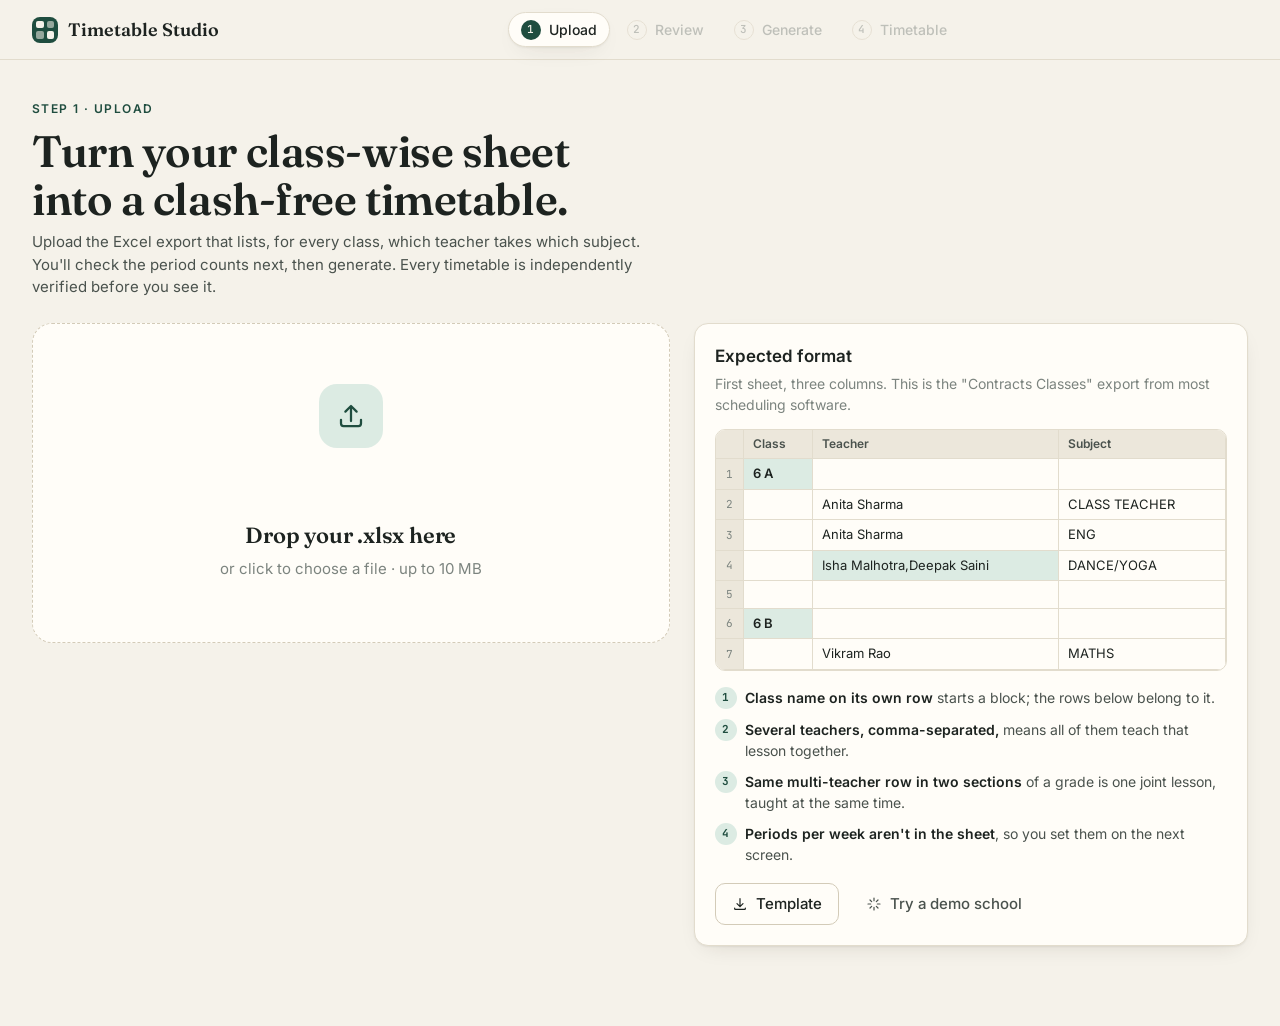
<file: frontend/index.html>
<!doctype html>
<html lang="en">
<head>
  <meta charset="utf-8">
  <meta name="viewport" content="width=device-width, initial-scale=1">
  <title>Timetable Studio</title>
  <meta name="description" content="Upload your school's class-wise sheet and get a clash-free, verified timetable.">
  <link rel="icon" href="data:image/svg+xml,%3Csvg xmlns='http://www.w3.org/2000/svg' viewBox='0 0 32 32'%3E%3Crect width='32' height='32' rx='8' fill='%231f4d3f'/%3E%3Cg fill='%23f3efe6'%3E%3Crect x='7' y='7' width='8' height='8' rx='2'/%3E%3Crect x='17' y='7' width='8' height='8' rx='2' opacity='.55'/%3E%3Crect x='7' y='17' width='8' height='8' rx='2' opacity='.55'/%3E%3Crect x='17' y='17' width='8' height='8' rx='2'/%3E%3C/g%3E%3C/svg%3E">
  <link rel="preconnect" href="https://fonts.googleapis.com">
  <link rel="preconnect" href="https://fonts.gstatic.com" crossorigin>
  <link href="https://fonts.googleapis.com/css2?family=Fraunces:opsz,wght@9..144,500;9..144,600&family=Inter:wght@400;500;600&family=JetBrains+Mono:wght@500&display=swap" rel="stylesheet">
  <link rel="stylesheet" href="app.css">
</head>
<body>
  <header class="topbar no-print">
    <a class="brand" href="#/" aria-label="Timetable Studio home">
      <span class="brand-mark" aria-hidden="true"><i></i><i></i><i></i><i></i></span>
      <span class="brand-name">Timetable Studio</span>
    </a>
    <nav class="stepper" id="stepper" aria-label="Steps"></nav>
    <div class="ws-chip" id="ws-chip" hidden></div>
  </header>

  <main id="view" class="view" tabindex="-1"></main>

  <div id="toast" class="toast no-print" role="status" aria-live="polite"></div>
  <div id="print-area" class="print-area"></div>

  <script type="module" src="app.js"></script>
</body>
</html>
</file>
<file: frontend/app.css>
:root {
  --paper: #f5f2ea;
  --paper-2: #ece7db;
  --card: #fffdf8;
  --ink: #1d2320;
  --ink-2: #4a524d;
  --ink-3: #7c847f;
  --line: #e2dccd;
  --line-2: #d3cbb8;
  --accent: #1f4d3f;
  --accent-2: #2f6b58;
  --accent-soft: #dcebe3;
  --warn: #9a5b00;
  --warn-soft: #fbefd9;
  --bad: #a3322a;
  --bad-soft: #f8e1dd;
  --good: #23704f;
  --good-soft: #dff1e7;
  --shadow: 0 1px 2px rgba(40, 30, 10, .06), 0 8px 24px -12px rgba(40, 30, 10, .18);
  --radius: 14px;
  --serif: "Fraunces", Georgia, serif;
  --sans: "Inter", system-ui, -apple-system, Segoe UI, sans-serif;
  --mono: "JetBrains Mono", ui-monospace, Menlo, monospace;
  --hatch: repeating-linear-gradient(135deg, transparent 0 6px, rgba(0,0,0,.035) 6px 7px);
  color-scheme: light;
}

@media (prefers-color-scheme: dark) {
  :root:not([data-theme="light"]) {
    --paper: #131715; --paper-2: #1a1f1c; --card: #1b201d; --ink: #ece9e1; --ink-2: #b9bdb6;
    --ink-3: #868c86; --line: #2a302c; --line-2: #39403b; --accent: #7cc4a6; --accent-2: #9bd6bd;
    --accent-soft: #1f3a30; --warn: #e7b263; --warn-soft: #3a2d17; --bad: #f08c80; --bad-soft: #3c2220;
    --good: #82d1a9; --good-soft: #1d3529; --shadow: 0 1px 2px rgba(0,0,0,.4), 0 8px 24px -12px rgba(0,0,0,.6);
    --hatch: repeating-linear-gradient(135deg, transparent 0 6px, rgba(255,255,255,.04) 6px 7px);
    color-scheme: dark;
  }
}
:root[data-theme="dark"] {
  --paper: #131715; --paper-2: #1a1f1c; --card: #1b201d; --ink: #ece9e1; --ink-2: #b9bdb6;
  --ink-3: #868c86; --line: #2a302c; --line-2: #39403b; --accent: #7cc4a6; --accent-2: #9bd6bd;
  --accent-soft: #1f3a30; --warn: #e7b263; --warn-soft: #3a2d17; --bad: #f08c80; --bad-soft: #3c2220;
  --good: #82d1a9; --good-soft: #1d3529; --shadow: 0 1px 2px rgba(0,0,0,.4), 0 8px 24px -12px rgba(0,0,0,.6);
  --hatch: repeating-linear-gradient(135deg, transparent 0 6px, rgba(255,255,255,.04) 6px 7px);
  color-scheme: dark;
}

* { box-sizing: border-box; }
html, body { margin: 0; }
body {
  background: var(--paper);
  color: var(--ink);
  font: 15px/1.5 var(--sans);
  -webkit-font-smoothing: antialiased;
  min-height: 100vh;
}
button, input, select { font: inherit; color: inherit; }
a { color: var(--accent); }
h1, h2, h3 { font-family: var(--serif); font-weight: 600; letter-spacing: -.01em; margin: 0; }
h1 { font-size: clamp(28px, 4vw, 44px); line-height: 1.08; }
h2 { font-size: 24px; }
h3 { font-size: 17px; font-family: var(--sans); letter-spacing: 0; }
.muted { color: var(--ink-3); }
.mono { font-family: var(--mono); font-variant-numeric: tabular-nums; }
.hidden { display: none !important; }

/* ---------- top bar ---------- */
.topbar {
  position: sticky; top: 0; z-index: 20;
  display: flex; align-items: center; gap: 24px;
  padding: 12px clamp(16px, 3vw, 32px);
  background: color-mix(in srgb, var(--paper) 88%, transparent);
  backdrop-filter: blur(10px);
  border-bottom: 1px solid var(--line);
}
.brand { display: flex; align-items: center; gap: 10px; text-decoration: none; color: var(--ink); flex-shrink: 0; }
.brand-mark { display: grid; grid-template-columns: 1fr 1fr; gap: 3px; width: 26px; height: 26px; padding: 4px; border-radius: 8px; background: var(--accent); }
.brand-mark i { background: var(--paper); border-radius: 2px; }
.brand-mark i:nth-child(2), .brand-mark i:nth-child(3) { opacity: .55; }
.brand-name { font-family: var(--serif); font-weight: 600; font-size: 18px; }
.stepper { display: flex; gap: 4px; margin: 0 auto; }
.step {
  display: flex; align-items: center; gap: 8px;
  padding: 6px 12px; border-radius: 999px;
  color: var(--ink-3); text-decoration: none; font-size: 14px; font-weight: 500;
  border: 1px solid transparent; white-space: nowrap;
}
.step .num { display: inline-grid; place-items: center; width: 20px; height: 20px; border-radius: 50%; border: 1px solid var(--line-2); font-size: 11px; font-family: var(--mono); }
.step.done .num { background: var(--accent-soft); border-color: transparent; color: var(--accent); }
.step.active { color: var(--ink); background: var(--card); border-color: var(--line); box-shadow: var(--shadow); }
.step.active .num { background: var(--accent); color: var(--paper); border-color: transparent; }
.step.disabled { pointer-events: none; opacity: .45; }
.ws-chip { display: flex; align-items: center; gap: 8px; font-size: 13px; color: var(--ink-2); flex-shrink: 0; max-width: 240px; }
.ws-chip strong { overflow: hidden; text-overflow: ellipsis; white-space: nowrap; color: var(--ink); }

.view { max-width: 1280px; margin: 0 auto; padding: clamp(20px, 4vw, 40px) clamp(16px, 3vw, 32px) 80px; outline: none; }
.page-head { display: flex; align-items: flex-end; justify-content: space-between; gap: 16px; flex-wrap: wrap; margin-bottom: 24px; }
.page-head p { margin: 8px 0 0; color: var(--ink-2); max-width: 640px; }
.eyebrow { font-size: 12px; text-transform: uppercase; letter-spacing: .12em; color: var(--accent); font-weight: 600; margin-bottom: 10px; }

/* ---------- primitives ---------- */
.card { background: var(--card); border: 1px solid var(--line); border-radius: var(--radius); box-shadow: var(--shadow); }
.pad { padding: 20px; }
.btn {
  display: inline-flex; align-items: center; justify-content: center; gap: 8px;
  padding: 9px 16px; border-radius: 10px; border: 1px solid var(--line-2);
  background: var(--card); cursor: pointer; font-weight: 500; text-decoration: none; color: var(--ink);
  transition: transform .08s ease, background .15s ease, border-color .15s ease;
}
.btn:hover { border-color: var(--ink-3); }
.btn:active { transform: translateY(1px); }
.btn.primary { background: var(--accent); border-color: var(--accent); color: var(--paper); }
.btn.primary:hover { background: var(--accent-2); border-color: var(--accent-2); }
.btn.ghost { background: transparent; border-color: transparent; color: var(--ink-2); }
.btn.ghost:hover { background: var(--paper-2); }
.btn.danger { color: var(--bad); }
.btn.big { padding: 13px 22px; font-size: 16px; border-radius: 12px; }
.btn:disabled { opacity: .45; cursor: not-allowed; transform: none; }
.btn svg { width: 16px; height: 16px; }
.row { display: flex; gap: 10px; align-items: center; flex-wrap: wrap; }
.spacer { flex: 1; }

.badge { display: inline-flex; align-items: center; gap: 4px; font-size: 12px; padding: 2px 8px; border-radius: 999px; background: var(--paper-2); color: var(--ink-2); font-weight: 500; white-space: nowrap; }
.badge.good { background: var(--good-soft); color: var(--good); }
.badge.warn { background: var(--warn-soft); color: var(--warn); }
.badge.bad { background: var(--bad-soft); color: var(--bad); }
.badge.accent { background: var(--accent-soft); color: var(--accent); }

.alert { display: flex; gap: 12px; padding: 14px 16px; border-radius: 12px; border: 1px solid; margin-bottom: 12px; }
.alert.bad { background: var(--bad-soft); border-color: color-mix(in srgb, var(--bad) 30%, transparent); }
.alert.warn { background: var(--warn-soft); border-color: color-mix(in srgb, var(--warn) 30%, transparent); }
.alert.good { background: var(--good-soft); border-color: color-mix(in srgb, var(--good) 30%, transparent); }
.alert ul { margin: 6px 0 0; padding-left: 18px; }
.alert li { margin: 3px 0; }
.alert .icon { font-size: 18px; line-height: 1.3; }
details.alert summary { cursor: pointer; font-weight: 600; }

.tabs { display: flex; gap: 4px; border-bottom: 1px solid var(--line); margin: 28px 0 20px; overflow-x: auto; }
.tab { padding: 10px 14px; border: 0; background: none; cursor: pointer; color: var(--ink-3); font-weight: 500; border-bottom: 2px solid transparent; margin-bottom: -1px; white-space: nowrap; }
.tab:hover { color: var(--ink); }
.tab.active { color: var(--ink); border-bottom-color: var(--accent); }
.tab .badge { margin-left: 6px; }

.seg { display: inline-flex; padding: 3px; border-radius: 10px; background: var(--paper-2); border: 1px solid var(--line); }
.seg button { border: 0; background: none; padding: 6px 14px; border-radius: 8px; cursor: pointer; font-weight: 500; color: var(--ink-2); }
.seg button.active { background: var(--card); color: var(--ink); box-shadow: var(--shadow); }

.input, select.input {
  padding: 9px 12px; border: 1px solid var(--line-2); border-radius: 10px; background: var(--card); min-width: 0;
}
.input:focus, .btn:focus-visible, .tab:focus-visible, .seg button:focus-visible { outline: 2px solid var(--accent); outline-offset: 2px; }
label.field { display: grid; gap: 6px; font-size: 13px; color: var(--ink-2); font-weight: 500; }
.switch { display: flex; align-items: center; gap: 10px; cursor: pointer; font-size: 14px; }
.switch input { width: 36px; height: 20px; appearance: none; background: var(--line-2); border-radius: 999px; position: relative; cursor: pointer; transition: background .15s; flex-shrink: 0; }
.switch input::after { content: ""; position: absolute; top: 2px; left: 2px; width: 16px; height: 16px; background: var(--card); border-radius: 50%; transition: transform .15s; box-shadow: 0 1px 2px rgba(0,0,0,.2); }
.switch input:checked { background: var(--accent); }
.switch input:checked::after { transform: translateX(16px); }

.stepper-input { display: inline-flex; align-items: center; border: 1px solid var(--line-2); border-radius: 10px; overflow: hidden; background: var(--card); }
.stepper-input button { border: 0; background: none; width: 30px; height: 32px; cursor: pointer; color: var(--ink-2); font-size: 16px; }
.stepper-input button:hover { background: var(--paper-2); }
.stepper-input input { width: 42px; text-align: center; border: 0; background: none; font-family: var(--mono); font-size: 14px; height: 32px; -moz-appearance: textfield; }
.stepper-input input::-webkit-inner-spin-button { -webkit-appearance: none; }
.stepper-input.changed { border-color: var(--accent); box-shadow: 0 0 0 3px var(--accent-soft); }
.stepper-input.missing { border-color: var(--warn); box-shadow: 0 0 0 3px var(--warn-soft); }

/* ---------- upload ---------- */
.upload-grid { display: grid; grid-template-columns: minmax(0, 1.15fr) minmax(0, 1fr); gap: 24px; align-items: start; }
.dropzone {
  position: relative; display: grid; place-items: center; text-align: center; gap: 14px;
  min-height: 320px; padding: 32px; border-radius: 20px; cursor: pointer;
  border: 1.5px dashed var(--line-2); background: var(--card);
  transition: border-color .15s, background .15s, transform .15s;
}
.dropzone:hover, .dropzone.drag { border-color: var(--accent); background: color-mix(in srgb, var(--accent-soft) 45%, var(--card)); }
.dropzone.drag { transform: scale(1.01); }
.dropzone .glyph { width: 64px; height: 64px; border-radius: 18px; background: var(--accent-soft); color: var(--accent); display: grid; place-items: center; }
.dropzone .glyph svg { width: 30px; height: 30px; }
.dropzone h2 { font-size: 22px; }
.dropzone input { position: absolute; inset: 0; opacity: 0; cursor: pointer; }
.dropzone.busy { pointer-events: none; }
.progress-bar { width: min(280px, 80%); height: 4px; border-radius: 4px; background: var(--paper-2); overflow: hidden; }
.progress-bar i { display: block; height: 100%; width: 40%; background: var(--accent); border-radius: 4px; animation: slide 1.1s ease-in-out infinite; }
@keyframes slide { 0% { transform: translateX(-100%); } 100% { transform: translateX(250%); } }

.sheet { border: 1px solid var(--line); border-radius: 10px; overflow: hidden; font-size: 13px; background: var(--card); }
.sheet table { width: 100%; border-collapse: collapse; }
.sheet th, .sheet td { border-bottom: 1px solid var(--line); border-right: 1px solid var(--line); padding: 5px 9px; text-align: left; white-space: nowrap; }
.sheet th { background: var(--paper-2); font-weight: 600; font-size: 12px; color: var(--ink-2); }
.sheet td.rowhead, .sheet th.rowhead { width: 28px; text-align: center; color: var(--ink-3); background: var(--paper-2); font-family: var(--mono); font-size: 11px; }
.sheet td.cls { font-weight: 600; }
.sheet .hl { background: var(--accent-soft); }
.rules-list { margin: 16px 0 0; padding: 0; list-style: none; display: grid; gap: 10px; }
.rules-list li { display: grid; grid-template-columns: 22px 1fr; gap: 8px; font-size: 14px; color: var(--ink-2); }
.rules-list li b { color: var(--ink); font-weight: 600; }
.rules-list .dot { width: 22px; height: 22px; border-radius: 50%; background: var(--accent-soft); color: var(--accent); display: grid; place-items: center; font-size: 11px; font-weight: 700; font-family: var(--mono); }
.recent { margin-top: 32px; }
.recent-list { display: grid; grid-template-columns: repeat(auto-fill, minmax(260px, 1fr)); gap: 12px; margin-top: 12px; }
.recent-item { display: flex; align-items: center; gap: 12px; padding: 14px 16px; text-decoration: none; color: var(--ink); }
.recent-item:hover { border-color: var(--ink-3); }
.recent-item .sw { width: 36px; height: 36px; border-radius: 10px; background: var(--accent-soft); color: var(--accent); display: grid; place-items: center; font-family: var(--serif); font-weight: 600; }

/* ---------- review ---------- */
.stats { display: grid; grid-template-columns: repeat(auto-fit, minmax(150px, 1fr)); gap: 12px; }
.stat { padding: 16px 18px; }
.stat .label { font-size: 12px; color: var(--ink-3); text-transform: uppercase; letter-spacing: .08em; font-weight: 600; }
.stat .value { font-family: var(--serif); font-size: 32px; font-weight: 600; line-height: 1.1; margin-top: 6px; }
.stat .sub { font-size: 13px; color: var(--ink-3); margin-top: 2px; }

.band-pills { display: flex; gap: 6px; flex-wrap: wrap; margin-bottom: 16px; }
.pill { border: 1px solid var(--line-2); background: var(--card); padding: 6px 12px; border-radius: 999px; cursor: pointer; font-size: 14px; font-weight: 500; }
.pill.active { background: var(--ink); color: var(--paper); border-color: var(--ink); }
.pill .badge { margin-left: 4px; }

.qtable { width: 100%; border-collapse: collapse; }
.qtable th { text-align: left; font-size: 12px; color: var(--ink-3); font-weight: 600; text-transform: uppercase; letter-spacing: .06em; padding: 10px 12px; border-bottom: 1px solid var(--line); }
.qtable td { padding: 10px 12px; border-bottom: 1px solid var(--line); vertical-align: middle; }
.qtable tr:last-child td { border-bottom: 0; }
.qtable .subj { font-weight: 600; }
.qtable .classes { color: var(--ink-3); font-size: 13px; }
.subj-dot { display: inline-block; width: 10px; height: 10px; border-radius: 3px; margin-right: 8px; vertical-align: -1px; }

.class-grid { display: grid; grid-template-columns: repeat(auto-fill, minmax(200px, 1fr)); gap: 12px; }
.class-card { padding: 14px 16px; }
.class-card .top { display: flex; justify-content: space-between; align-items: baseline; }
.class-card .name { font-family: var(--serif); font-size: 20px; font-weight: 600; }
.fill { height: 6px; border-radius: 6px; background: var(--paper-2); overflow: hidden; margin: 10px 0 6px; display: flex; }
.fill i { display: block; height: 100%; background: var(--accent); }
.fill i.ct { background: color-mix(in srgb, var(--accent) 40%, var(--paper-2)); }
.fill.over i { background: var(--bad); }
.fill.under i { background: var(--warn); }

.list-table { width: 100%; border-collapse: collapse; }
.list-table th { text-align: left; font-size: 12px; color: var(--ink-3); text-transform: uppercase; letter-spacing: .06em; padding: 10px 14px; border-bottom: 1px solid var(--line); font-weight: 600; position: sticky; top: 0; background: var(--card); }
.list-table td { padding: 10px 14px; border-bottom: 1px solid var(--line); vertical-align: top; }
.load { display: flex; align-items: center; gap: 10px; min-width: 160px; }
.load .bar { flex: 1; height: 6px; background: var(--paper-2); border-radius: 6px; overflow: hidden; }
.load .bar i { display: block; height: 100%; background: var(--accent); }
.load .bar i.hot { background: var(--warn); }
.load .bar i.over { background: var(--bad); }
.chips { display: flex; gap: 4px; flex-wrap: wrap; }

.settings-grid { display: grid; grid-template-columns: repeat(auto-fit, minmax(260px, 1fr)); gap: 16px; }
.settings-grid .card h3 { margin-bottom: 14px; }
.settings-grid .stack { display: grid; gap: 14px; }
.days { display: flex; gap: 6px; flex-wrap: wrap; }
.day-toggle { border: 1px solid var(--line-2); border-radius: 8px; padding: 6px 10px; cursor: pointer; background: var(--card); font-size: 13px; font-weight: 500; }
.day-toggle.on { background: var(--accent); border-color: var(--accent); color: var(--paper); }

.savebar {
  position: sticky; bottom: 16px; z-index: 10; margin-top: 20px;
  display: flex; align-items: center; gap: 12px; padding: 12px 16px;
  background: var(--ink); color: var(--paper); border-radius: 14px; box-shadow: var(--shadow);
  animation: rise .2s ease;
}
.savebar .btn { border-color: transparent; }
.savebar .btn.ghost { color: var(--paper); }
.savebar .btn.ghost:hover { background: rgba(255,255,255,.1); }
@keyframes rise { from { transform: translateY(12px); opacity: 0; } }

.next-cta { display: flex; justify-content: flex-end; margin-top: 28px; gap: 12px; align-items: center; }

/* ---------- generate ---------- */
.gen-grid { display: grid; grid-template-columns: minmax(0, 1fr) minmax(0, 1.4fr); gap: 24px; align-items: start; }
.budget { display: grid; gap: 10px; margin: 20px 0 24px; }
.budget input[type=range] { width: 100%; accent-color: var(--accent); }
.budget .ticks { display: flex; justify-content: space-between; font-size: 12px; color: var(--ink-3); }
.phases { list-style: none; padding: 0; margin: 0; display: grid; gap: 4px; }
.phases li { display: flex; align-items: center; gap: 12px; padding: 10px 12px; border-radius: 10px; color: var(--ink-3); }
.phases li .ic { width: 22px; height: 22px; border-radius: 50%; border: 1.5px solid var(--line-2); display: grid; place-items: center; font-size: 12px; flex-shrink: 0; }
.phases li.now { color: var(--ink); background: var(--paper-2); }
.phases li.now .ic { border-color: var(--accent); border-top-color: transparent; animation: spin .8s linear infinite; }
.phases li.ok { color: var(--ink); }
.phases li.ok .ic { background: var(--accent); border-color: var(--accent); color: var(--paper); }
.phases li.fail .ic { background: var(--bad); border-color: var(--bad); color: var(--paper); }
@keyframes spin { to { transform: rotate(360deg); } }
.chart-card { padding: 20px; }
.chart { width: 100%; height: 260px; display: block; }
.chart .grid line { stroke: var(--line); }
.chart .axis text { fill: var(--ink-3); font-size: 11px; font-family: var(--mono); }
.chart .line { fill: none; stroke: var(--accent); stroke-width: 2.25; stroke-linejoin: round; }
.chart .area { fill: var(--accent-soft); opacity: .7; }
.chart .dot { fill: var(--accent); }
.chart .floor { stroke: var(--ink-3); stroke-dasharray: 4 4; }
.live-stats { display: grid; grid-template-columns: repeat(3, 1fr); gap: 12px; margin-top: 16px; }
.live-stats > div { padding: 12px 14px; border-radius: 10px; background: var(--paper-2); }
.live-stats .k { font-size: 12px; color: var(--ink-3); }
.live-stats .v { font-family: var(--mono); font-size: 18px; margin-top: 2px; }
.ring { width: 120px; height: 120px; }
.ring circle { fill: none; stroke-width: 8; }
.ring .bg { stroke: var(--paper-2); }
.ring .fg { stroke: var(--accent); stroke-linecap: round; transition: stroke-dashoffset .5s linear; transform: rotate(-90deg); transform-origin: center; }
.ring text { font-family: var(--mono); font-size: 20px; fill: var(--ink); text-anchor: middle; dominant-baseline: central; }
.quality { display: grid; grid-template-columns: repeat(auto-fit, minmax(170px, 1fr)); gap: 10px; margin-top: 16px; }
.quality > div { padding: 12px 14px; border-radius: 10px; border: 1px solid var(--line); }
.quality .k { font-size: 12px; color: var(--ink-3); }
.quality .v { font-family: var(--serif); font-size: 24px; font-weight: 600; }
.checks { list-style: none; padding: 0; margin: 12px 0 0; display: grid; gap: 6px; }
.checks li { display: flex; gap: 8px; font-size: 14px; }
.checks li::before { content: "✓"; color: var(--good); font-weight: 700; }

/* ---------- timetable ---------- */
.tt-layout { display: grid; grid-template-columns: 250px minmax(0, 1fr); gap: 20px; align-items: start; }
.sidebar { position: sticky; top: 76px; max-height: calc(100vh - 96px); display: flex; flex-direction: column; overflow: hidden; }
.sidebar .head { padding: 12px; border-bottom: 1px solid var(--line); display: grid; gap: 10px; }
.sidebar .seg { width: 100%; }
.sidebar .seg button { flex: 1; }
.entity-list { overflow-y: auto; padding: 6px; }
.entity-list .group { font-size: 11px; text-transform: uppercase; letter-spacing: .1em; color: var(--ink-3); padding: 10px 10px 4px; font-weight: 600; }
.entity { display: flex; justify-content: space-between; align-items: center; gap: 8px; width: 100%; text-align: left; padding: 7px 10px; border: 0; background: none; border-radius: 8px; cursor: pointer; font-size: 14px; }
.entity:hover { background: var(--paper-2); }
.entity.active { background: var(--accent); color: var(--paper); }
.entity.active .muted { color: color-mix(in srgb, var(--paper) 75%, transparent); }
.entity .muted { font-size: 12px; font-family: var(--mono); }

.tt-head { display: flex; align-items: flex-end; justify-content: space-between; gap: 16px; flex-wrap: wrap; margin-bottom: 16px; }
.tt-head h2 { font-size: 30px; }
.tt-head .sub { color: var(--ink-3); margin-top: 4px; font-size: 14px; }
.grid-wrap { overflow-x: auto; padding: 14px; }
.tt-grid { display: grid; gap: 6px; min-width: 760px; }
.tt-grid .h { font-size: 12px; font-weight: 600; color: var(--ink-3); text-align: center; padding: 4px 0; font-family: var(--mono); }
.tt-grid .d { font-weight: 600; font-size: 13px; display: flex; align-items: center; color: var(--ink-2); padding-right: 6px; }
.cell {
  position: relative; min-height: 74px; border-radius: 10px; padding: 8px 9px 8px 11px;
  background: var(--c-bg, var(--paper-2)); border: 1px solid var(--c-line, transparent);
  font-size: 12px; line-height: 1.3; overflow: hidden; transition: transform .1s ease, box-shadow .15s ease, opacity .15s;
}
.cell::before { content: ""; position: absolute; left: 0; top: 0; bottom: 0; width: 3px; background: var(--c-fg, transparent); }
.cell .s { font-weight: 600; font-size: 12.5px; color: var(--c-fg, var(--ink)); letter-spacing: .01em; }
.cell .w { color: var(--ink-2); margin-top: 3px; display: -webkit-box; -webkit-line-clamp: 3; -webkit-box-orient: vertical; overflow: hidden; }
.cell .tags { position: absolute; right: 6px; top: 6px; display: flex; gap: 3px; }
.cell .tag { font-size: 9.5px; font-weight: 700; padding: 1px 5px; border-radius: 5px; background: var(--card); color: var(--ink-2); letter-spacing: .03em; }
.cell.free { background: var(--hatch), transparent; border: 1px dashed var(--line-2); color: var(--ink-3); display: grid; place-items: center; font-size: 12px; }
.cell:not(.free):hover { transform: translateY(-1px); box-shadow: var(--shadow); }
.tt-grid.focus .cell:not(.lit) { opacity: .28; }
.legend { display: flex; gap: 8px; flex-wrap: wrap; margin-top: 14px; }
.legend button { display: inline-flex; align-items: center; gap: 6px; font-size: 12.5px; padding: 4px 10px; border-radius: 999px; border: 1px solid var(--line); background: var(--card); cursor: pointer; }
.legend button.active { border-color: var(--ink); }
.legend .n { font-family: var(--mono); color: var(--ink-3); }

.heat { display: grid; gap: 3px; font-size: 12px; }
.heat .hc { height: 22px; border-radius: 4px; display: grid; place-items: center; font-family: var(--mono); font-size: 11px; }
.heat .hn { white-space: nowrap; overflow: hidden; text-overflow: ellipsis; padding-right: 8px; color: var(--ink-2); display: flex; align-items: center; }

.empty { text-align: center; padding: 64px 24px; color: var(--ink-3); }
.empty h2 { color: var(--ink); margin-bottom: 8px; }

.toast {
  position: fixed; left: 50%; bottom: 24px; transform: translate(-50%, 20px); opacity: 0; pointer-events: none;
  background: var(--ink); color: var(--paper); padding: 10px 16px; border-radius: 10px; font-size: 14px;
  box-shadow: var(--shadow); transition: all .2s ease; z-index: 50; max-width: calc(100vw - 32px);
}
.toast.show { opacity: 1; transform: translate(-50%, 0); }
.toast.bad { background: var(--bad); }

.fade-in { animation: fade .25s ease; }
@keyframes fade { from { opacity: 0; transform: translateY(4px); } }

.print-area { display: none; }

/* ---------- responsive ---------- */
@media (max-width: 960px) {
  .upload-grid, .gen-grid, .tt-layout { grid-template-columns: minmax(0, 1fr); }
  .sidebar { position: static; max-height: 360px; }
  .stepper .label { display: none; }
  .ws-chip { display: none; }
}
@media (max-width: 560px) {
  .topbar { gap: 10px; }
  .brand-name { display: none; }
  .live-stats { grid-template-columns: 1fr 1fr; }
  .stat .value { font-size: 26px; }
}

/* ---------- print ---------- */
@media print {
  @page { size: A4 landscape; margin: 10mm; }
  body { background: #fff; color: #000; font-size: 10pt; }
  .no-print, .topbar, .sidebar, .legend, .tt-toolbar, .toast { display: none !important; }
  .view { padding: 0; max-width: none; }
  .tt-layout { display: block; }
  .card { box-shadow: none; border: 0; }
  .grid-wrap { padding: 0; overflow: visible; }
  .tt-grid { min-width: 0; }
  .cell { border: 1px solid #999 !important; background: #fff !important; min-height: 56px; break-inside: avoid; }
  .cell::before { display: none; }
  .cell .s { color: #000 !important; }
  .cell.free { background: #fff !important; }
  body.printing-all .view { display: none; }
  body.printing-all .print-area { display: block; }
  .print-page { break-after: page; }
  .print-page h2 { font-size: 18pt; margin-bottom: 8px; }
}

/* polish: tags sit bottom-right so long subject names can wrap; compact sidebar toggle */
.cell .tags { top: auto; bottom: 5px; }
.cell .s { overflow-wrap: anywhere; }
.cell:has(.tag) { padding-bottom: 20px; }
.sidebar .seg button { padding: 6px 6px; font-size: 13px; }

/* ---------------------------------------------------------------- edits + assistant */
.btn.on { background: var(--accent-soft); border-color: var(--accent); color: var(--accent); }
.btn.icon-only { padding: 8px; width: 38px; height: 38px; justify-content: center; }
.tt-grid.swapping .cell { cursor: crosshair; }
.tt-grid.swapping .cell:hover { outline: 2px dashed var(--accent); outline-offset: 1px; }
.cell.picked { outline: 3px solid var(--accent) !important; outline-offset: 1px; }
.cell.moved-in { outline: 2px solid var(--accent); outline-offset: 1px; box-shadow: 0 0 0 5px var(--accent-soft); }
.cell.moved-in::after { content: "new"; position: absolute; left: 8px; bottom: 5px; font-size: 9.5px; font-weight: 700; color: var(--accent); letter-spacing: .04em; text-transform: uppercase; }
.cell.moved-out:not(.moved-in) { outline: 2px dashed var(--warn); outline-offset: 1px; }

.chat { position: fixed; top: 0; right: 0; bottom: 0; width: min(420px, 100vw); background: var(--card); border-left: 1px solid var(--line);
  box-shadow: -12px 0 40px -24px rgba(0,0,0,.35); display: flex; flex-direction: column; z-index: 40;
  transform: translateX(105%); transition: transform .22s ease; }
.chat.open { transform: none; }
@media (min-width: 1200px) { body.chat-open .view { margin-right: 420px; } body.chat-open .topbar { padding-right: 436px; } }
.chat-head { display: flex; align-items: flex-start; justify-content: space-between; gap: 10px; padding: 14px 16px; border-bottom: 1px solid var(--line); }
.chat-body { flex: 1; overflow-y: auto; padding: 14px 16px; display: flex; flex-direction: column; gap: 10px; }
.chat-intro { color: var(--ink-2); font-size: 14px; }
.chat-intro ul { padding-left: 18px; margin: 6px 0 10px; }
.chat-intro li { margin: 4px 0; }
.msg { max-width: 92%; padding: 9px 12px; border-radius: 12px; font-size: 14px; line-height: 1.45; overflow-wrap: anywhere; }
.msg.user { align-self: flex-end; background: var(--accent); color: var(--paper); border-bottom-right-radius: 4px; }
.msg.bot { align-self: flex-start; background: var(--paper-2); border-bottom-left-radius: 4px; }
.msg.err { align-self: flex-start; background: var(--bad-soft); color: var(--bad); }
.msg.err ul { margin: 6px 0 0; padding-left: 18px; font-size: 13px; }
.msg.card-msg { align-self: stretch; max-width: none; background: var(--card); border: 1px solid var(--line); box-shadow: var(--shadow); }
.msg.proposal.done { opacity: .7; box-shadow: none; }
.cm-head { font-weight: 600; display: flex; flex-wrap: wrap; gap: 6px; align-items: center; margin-bottom: 4px; }
.changes { list-style: none; padding: 0; margin: 8px 0; display: grid; gap: 4px; font-size: 13px; }
.changes li { display: flex; flex-wrap: wrap; gap: 6px; align-items: baseline; }
.link { background: none; border: 0; padding: 0; color: var(--accent); cursor: pointer; text-decoration: underline; text-underline-offset: 2px; font-weight: 500; }
table.cover { width: 100%; border-collapse: collapse; font-size: 13px; margin-top: 6px; }
table.cover td { padding: 6px 4px; border-top: 1px solid var(--line); vertical-align: top; }
.dots { display: inline-flex; gap: 3px; margin-right: 6px; }
.dots i { width: 6px; height: 6px; border-radius: 50%; background: var(--ink-3); animation: blink 1.2s infinite ease-in-out; }
.dots i:nth-child(2) { animation-delay: .15s; } .dots i:nth-child(3) { animation-delay: .3s; }
@keyframes blink { 0%, 80%, 100% { opacity: .25; } 40% { opacity: 1; } }
.chat-key { padding: 10px 16px; border-top: 1px solid var(--line); background: var(--warn-soft); font-size: 13px; }
.chat-key p { margin: 0 0 8px; }
.chat-key .row { flex-wrap: nowrap; }
.chat-suggest { display: flex; flex-wrap: wrap; gap: 6px; padding: 0 16px 8px; }
.chip { border: 1px solid var(--line-2); background: var(--paper); border-radius: 999px; padding: 5px 10px; font-size: 12.5px; cursor: pointer; text-align: left; }
.chip:hover { border-color: var(--accent); color: var(--accent); }
.chat-form { display: flex; gap: 8px; padding: 12px 16px 16px; border-top: 1px solid var(--line); }
.chat-form textarea { flex: 1; resize: none; min-height: 40px; max-height: 120px; }

/* ---------------------------------------------------------------- setup screens */
.class-card { text-align: left; font: inherit; color: inherit; width: 100%; }
.class-card.clickable { cursor: pointer; }
.class-card.clickable:hover { border-color: var(--ink-3); }
.class-card.active { border-color: var(--accent); box-shadow: 0 0 0 3px var(--accent-soft); }
.class-card:disabled { opacity: .7; cursor: default; }
.class-editor { margin-bottom: 16px; border-color: var(--accent); }
.lab-grid { display: grid; grid-template-columns: repeat(auto-fill, minmax(280px, 1fr)); gap: 14px; }
.lab-card h3 { font-size: 18px; }
.new-lab { border-style: dashed; background: transparent; }
.chip-x { gap: 2px; }
.chip-x button { border: 0; background: none; color: inherit; cursor: pointer; padding: 0 0 0 4px; font-size: 14px; line-height: 1; }
.avail-btn.changed { color: var(--warn); }
.list-table tr.open td { background: var(--accent-soft); }
.avail-row td { background: var(--paper-2); }
.avail { display: grid; gap: 4px; max-width: 640px; }
.avail button { border: 1px solid var(--line-2); background: var(--card); border-radius: 6px; min-height: 30px; cursor: pointer; font-size: 12px; }
.avail .ah, .avail .ad { background: transparent; border-color: transparent; color: var(--ink-3); font-family: var(--mono); font-weight: 600; }
.avail .ah:hover, .avail .ad:hover { color: var(--accent); }
.avail .ac:hover { border-color: var(--ink-3); }
.avail .ac.off { background: var(--bad-soft); border-color: var(--bad); color: var(--bad); font-weight: 700; }
</file>
